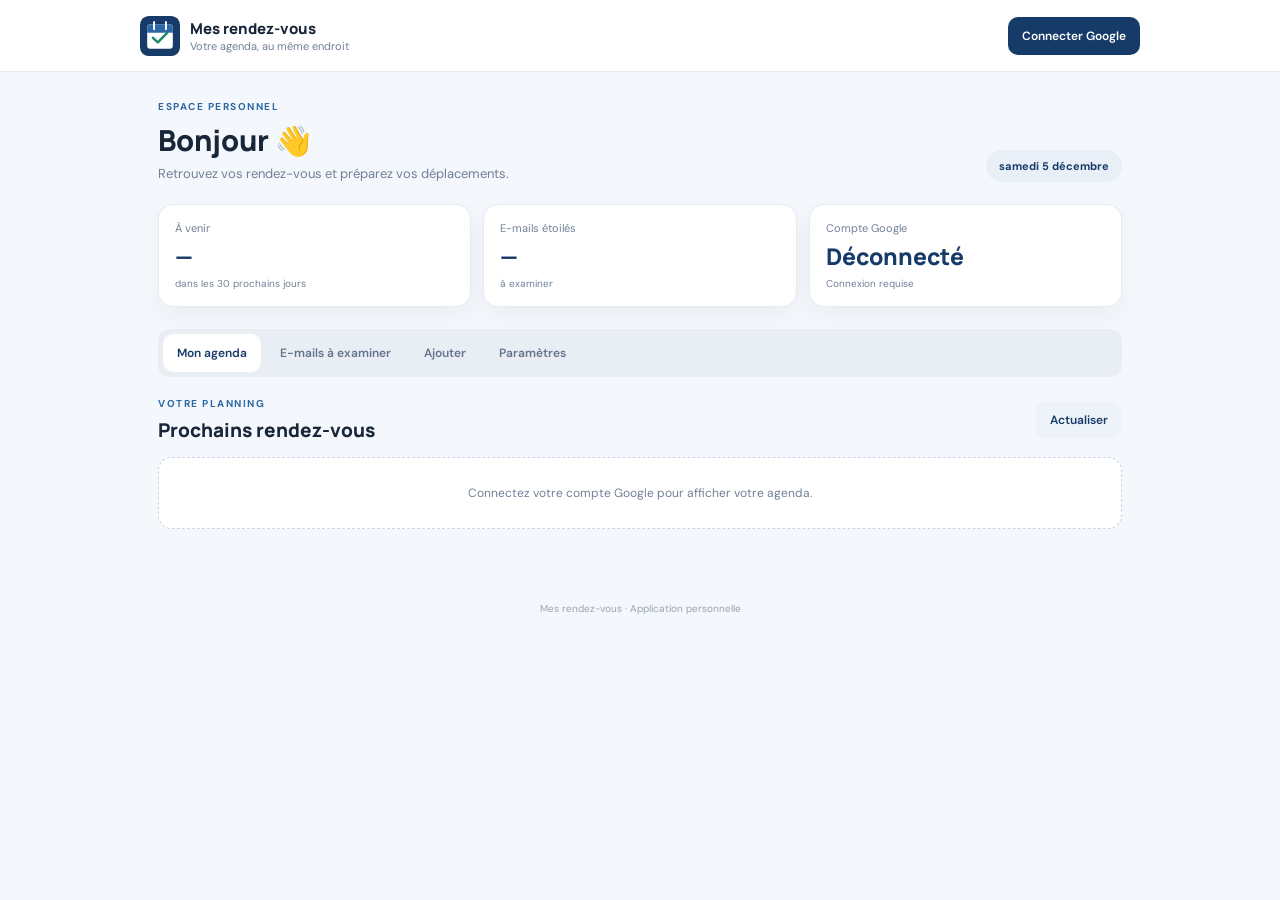
<file: mes-rendez-vous/index.html>
<!doctype html>
<html lang="fr"><head>
<meta charset="utf-8"><meta name="viewport" content="width=device-width,initial-scale=1,viewport-fit=cover">
<meta name="theme-color" content="#173b68"><meta name="description" content="Votre assistant personnel pour organiser les rendez-vous.">
<link rel="manifest" href="./manifest.webmanifest"><link rel="icon" href="./icon.svg"><link rel="stylesheet" href="./styles.css">
<title>Mes rendez-vous</title></head><body>
<header><div class="brand"><img src="./icon.svg" alt=""><div><b>Mes rendez-vous</b><small>Votre agenda, au même endroit</small></div></div><button id="connect">Connecter Google</button></header>
<main>
<section class="welcome"><div><p class="eyebrow">ESPACE PERSONNEL</p><h1>Bonjour 👋</h1><p class="muted">Retrouvez vos rendez-vous et préparez vos déplacements.</p></div><span id="today" class="pill"></span></section>
<section class="stats"><article><span>À venir</span><b id="count">—</b><small>dans les 30 prochains jours</small></article><article><span>E-mails étoilés</span><b id="mailcount">—</b><small>à examiner</small></article><article><span>Compte Google</span><b id="account">Déconnecté</b><small id="email">Connexion requise</small></article></section>
<nav><button class="tab active" data-tab="agenda">Mon agenda</button><button class="tab" data-tab="mail">E-mails à examiner</button><button class="tab" data-tab="add">Ajouter</button><button class="tab" data-tab="settings">Paramètres</button></nav>
<section id="agenda" class="panel active"><div class="heading"><div><p class="eyebrow">VOTRE PLANNING</p><h2>Prochains rendez-vous</h2></div><button class="secondary" id="refresh">Actualiser</button></div><div id="events" class="list"><div class="empty">Connectez votre compte Google pour afficher votre agenda.</div></div></section>
<section id="mail" class="panel"><div class="heading"><div><p class="eyebrow">GMAIL</p><h2>Messages étoilés</h2></div><button class="secondary" id="scan">Analyser Gmail</button></div><p class="hint">Les e-mails sont des pistes : vérifiez toujours la date, l'heure et le lieu. Aucun rendez-vous n'est créé sans votre confirmation.</p><div id="messages" class="list"><div class="empty">Connectez Google puis lancez l'analyse.</div></div></section>
<section id="add" class="panel"><div class="heading"><div><p class="eyebrow">CRÉATION</p><h2>Ajouter un rendez-vous</h2></div></div><form id="eventForm">
<label>Titre<input name="title" required placeholder="Ex. Visite d'évaluation – Collège"></label>
<div class="two"><label>Date<input name="date" type="date" required></label><label>Début<input name="start" type="time" required></label></div>
<div class="two"><label>Fin<input name="end" type="time" required></label><label>Lieu<input name="location" placeholder="Établissement, ville"></label></div>
<label>Adresse complète<textarea name="address" rows="2" placeholder="Adresse postale"></textarea></label>
<label>Notes<textarea name="notes" rows="3" placeholder="Personne, collègue, informations utiles…"></textarea></label>
<label class="check"><input name="reminders" type="checkbox" checked> Rappels 3 jours, 2 jours et 1 jour avant</label>
<button class="primary" type="submit">Créer dans Google Agenda</button><p id="formStatus" class="status"></p></form></section>
<section id="settings" class="panel"><div class="heading"><div><p class="eyebrow">CONFIGURATION</p><h2>Connexion et confidentialité</h2></div></div><div class="settings">
<label>Identifiant OAuth Google (client ID)<input id="clientId" placeholder="xxxx.apps.googleusercontent.com" autocomplete="off"></label><button class="primary" id="save">Enregistrer l'identifiant</button>
<p class="hint">Ajoutez uniquement le Client ID public de type Application Web. Ne collez jamais de mot de passe ni de secret client.</p><hr>
<button class="secondary" id="notify">Autoriser les notifications</button><button class="secondary" id="install" hidden>Installer l'application</button><button class="danger" id="logout">Déconnecter Google</button>
<p class="hint">Les appels Gmail et Agenda sont effectués depuis votre navigateur vers Google. Les rappels de rendez-vous sont gérés par Google Agenda.</p><p id="settingsStatus" class="status"></p></div></section>
</main><footer>Mes rendez-vous · Application personnelle</footer><div id="toast"></div>
<script src="https://accounts.google.com/gsi/client" async defer></script><script src="./app.js"></script></body></html>
</file>
<file: mes-rendez-vous/styles.css>
@import url('https://fonts.googleapis.com/css2?family=DM+Sans:wght@400;500;600;700&family=Manrope:wght@600;700;800&display=swap');
:root{--navy:#173b68;--blue:#2d68a5;--ink:#182638;--muted:#718096;--line:#e6ebf1;--bg:#f4f7fb}*{box-sizing:border-box}body{margin:0;background:var(--bg);color:var(--ink);font-family:"DM Sans",sans-serif}header{height:72px;background:#fff;border-bottom:1px solid var(--line);display:flex;align-items:center;justify-content:space-between;padding:0 max(16px,calc((100% - 1000px)/2));position:sticky;top:0;z-index:3}.brand{display:flex;align-items:center;gap:10px}.brand img{width:40px;height:40px}.brand b{display:block;font:800 15px Manrope}.brand small{display:block;color:var(--muted);font-size:11px}button{font:600 12px "DM Sans";border:0;border-radius:10px;padding:11px 14px;cursor:pointer}#connect,.primary{background:var(--navy);color:white}.secondary{background:#edf3f9;color:var(--navy)}.danger{background:#fff0ef;color:#ad3b37;margin-top:10px}main{max-width:1000px;margin:auto;padding:28px 18px 55px}.welcome{display:flex;justify-content:space-between;align-items:end;margin-bottom:22px;gap:14px}.eyebrow{font-size:10px;letter-spacing:1.5px;font-weight:700;color:var(--blue);margin:0 0 7px}.welcome h1{font:800 29px Manrope;margin:0 0 5px}.muted{margin:0;color:var(--muted);font-size:13px}.pill{background:#e8eff7;color:var(--navy);padding:9px 13px;border-radius:30px;font-size:11px;font-weight:700}.stats{display:grid;grid-template-columns:repeat(3,1fr);gap:12px;margin-bottom:22px}.stats article,.settings,form{background:white;border:1px solid var(--line);border-radius:15px;padding:16px;box-shadow:0 8px 24px #18304e0b}.stats span,.stats small{display:block;color:var(--muted);font-size:11px}.stats b{display:block;font:800 23px Manrope;color:var(--navy);margin:5px 0}.stats small{font-size:10px}nav{display:flex;gap:5px;background:#e9eef5;padding:5px;border-radius:12px;margin-bottom:20px;overflow:auto}.tab{background:transparent;color:#64748b;white-space:nowrap}.tab.active{background:white;color:var(--navy)}.panel{display:none}.panel.active{display:block}.heading{display:flex;justify-content:space-between;align-items:center;margin-bottom:14px;gap:12px}.heading h2{font:800 19px Manrope;margin:0}.list{display:grid;gap:11px}.empty{padding:27px;text-align:center;background:white;border:1px dashed #cbd5e1;border-radius:14px;color:var(--muted);font-size:12px}.event{background:white;border:1px solid var(--line);border-radius:14px;padding:14px;display:grid;grid-template-columns:62px 1fr auto;gap:12px;align-items:center}.date{background:#eef4fa;color:var(--navy);border-radius:10px;text-align:center;padding:8px}.date b{display:block;font:800 20px Manrope}.date span{font-size:10px;text-transform:uppercase}.event h3{font:700 14px Manrope;margin:0 0 5px}.event p{font-size:11px;color:var(--muted);margin:3px 0}.actions{display:flex;gap:8px;flex-wrap:wrap}.actions a{font-size:11px;color:var(--blue);text-decoration:none;font-weight:700}.hint{font-size:11px;color:var(--muted);line-height:1.6}form,.settings{max-width:650px;display:grid;gap:12px}form label,.settings label{display:grid;gap:6px;font-size:11px;font-weight:700;color:#42536a}input,textarea{width:100%;border:1px solid #dce4ed;border-radius:9px;padding:10px;font:12px "DM Sans";color:var(--ink)}.two{display:grid;grid-template-columns:1fr 1fr;gap:10px}.check{display:flex;align-items:center;gap:8px}.check input{width:auto}.status{font-size:11px;color:#23866b;min-height:14px}hr{width:100%;border:0;border-top:1px solid var(--line)}footer{text-align:center;color:#98a4b3;font-size:10px;padding:18px}#toast{position:fixed;bottom:18px;left:50%;transform:translate(-50%,20px);opacity:0;background:#162c45;color:white;border-radius:10px;padding:11px 14px;font-size:11px;transition:.2s;z-index:8}#toast.show{opacity:1;transform:translate(-50%,0)}@media(max-width:620px){header{padding:0 13px;height:64px}.brand img{width:36px}.brand b{font-size:13px}#connect{font-size:10px;padding:10px}.welcome{align-items:start;flex-direction:column}.welcome h1{font-size:25px}.stats{gap:7px}.stats article{padding:11px 9px}.stats span{font-size:9px}.stats b{font-size:19px}.stats small{font-size:8px}.tab{padding:10px;font-size:10px}.heading h2{font-size:16px}.event{grid-template-columns:52px 1fr;padding:11px}.event .actions{grid-column:2}.two{grid-template-columns:1fr}}
</file>
